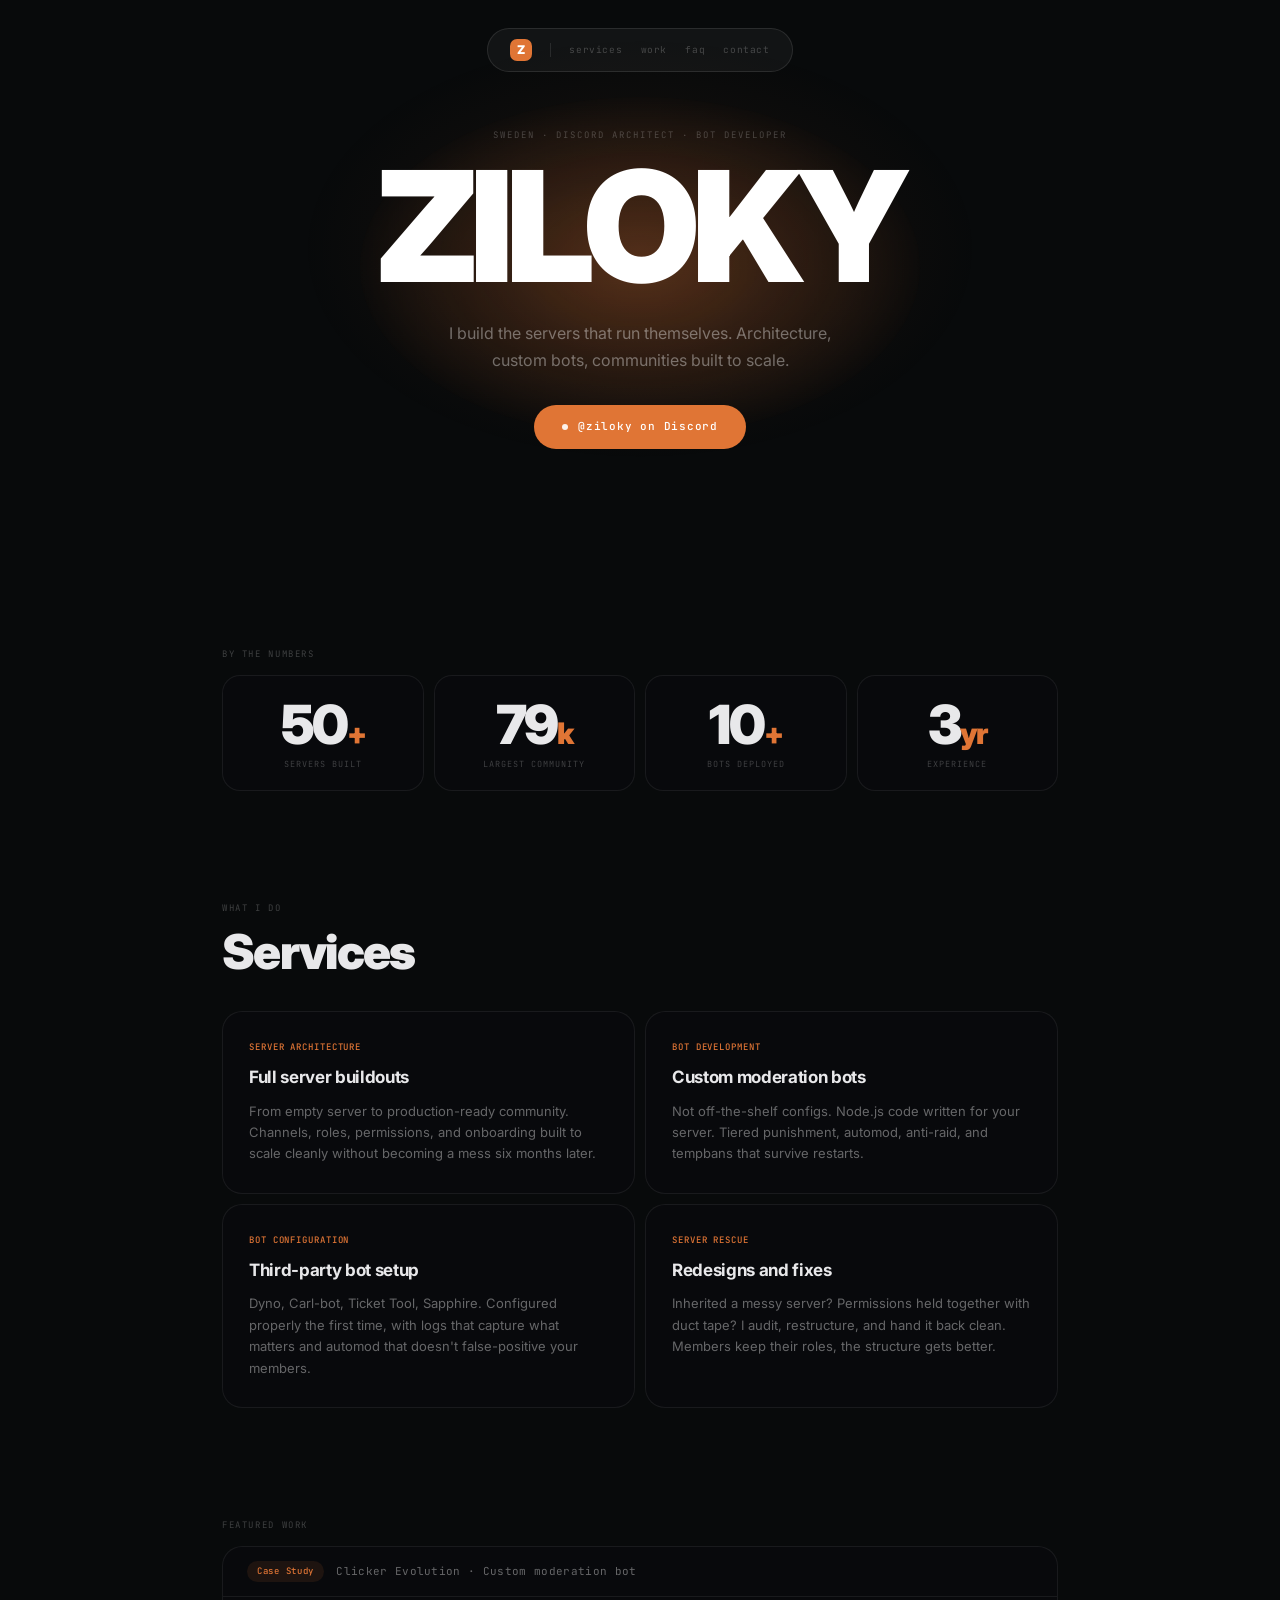
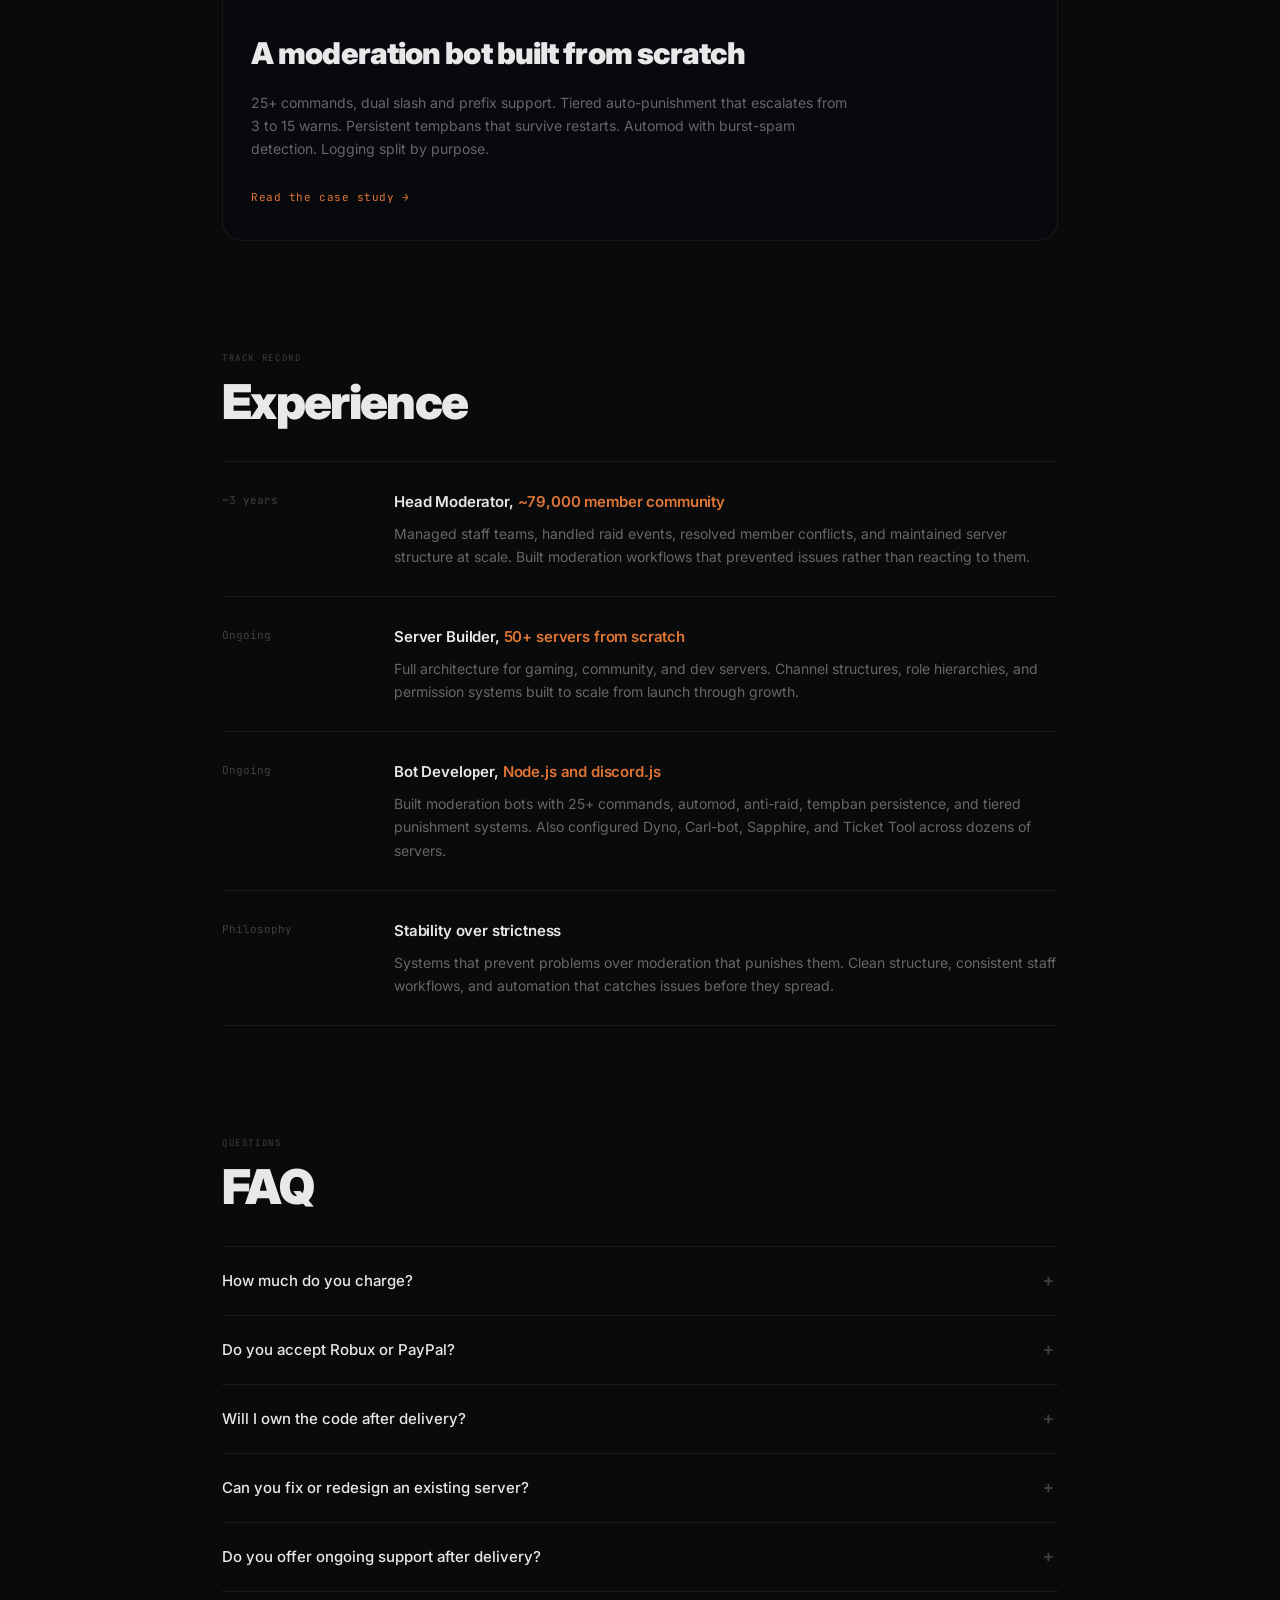
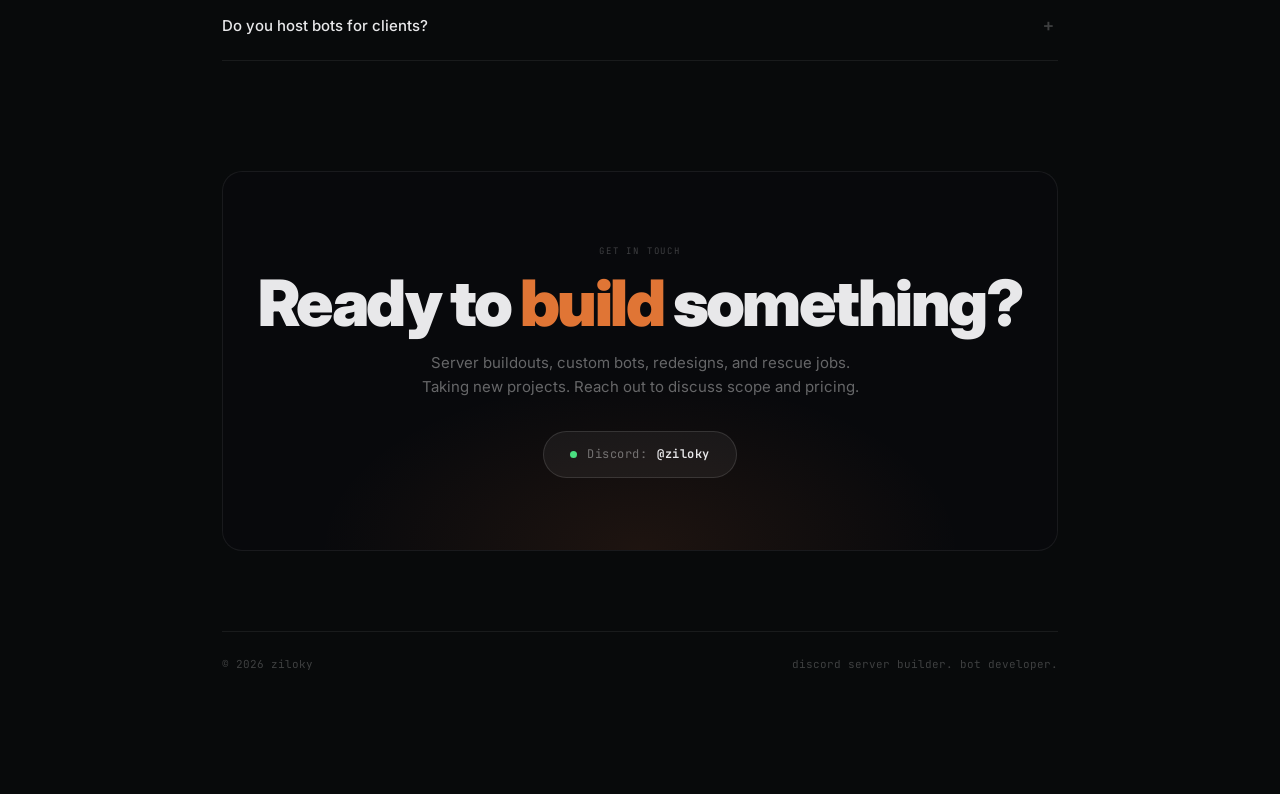
<file: index.html>
<!DOCTYPE html>
<html lang="en" class="no-js">
<head>
<script>document.documentElement.classList.remove('no-js');</script>
<meta charset="UTF-8">
<meta name="viewport" content="width=device-width, initial-scale=1.0">

<title>Ziloky — Discord Server Builder and Bot Developer</title>
<meta name="description" content="Discord server architect and custom bot developer based in Sweden. Three years, 50+ servers built, custom moderation bots in Node.js. Taking new projects.">
<meta name="author" content="Ziloky">
<link rel="canonical" href="https://zil-oky.github.io/">

<meta property="og:type" content="website">
<meta property="og:site_name" content="Ziloky">
<meta property="og:url" content="https://zil-oky.github.io/">
<meta property="og:title" content="Ziloky — Discord Server Builder and Bot Developer">
<meta property="og:description" content="I build the servers that run themselves. Three years, 50+ Discord servers, custom moderation bots in Node.js.">
<meta property="og:image" content="https://zil-oky.github.io/assets/og-image.png">
<meta property="og:image:width" content="1200">
<meta property="og:image:height" content="630">
<meta property="og:image:alt" content="Ziloky — Discord server builder and bot developer based in Sweden.">
<meta property="og:locale" content="en_US">

<meta name="twitter:card" content="summary_large_image">
<meta name="twitter:title" content="Ziloky — Discord Server Builder and Bot Developer">
<meta name="twitter:description" content="I build the servers that run themselves. Three years, 50+ Discord servers, custom moderation bots.">
<meta name="twitter:image" content="https://zil-oky.github.io/assets/og-image.png">
<meta name="twitter:image:alt" content="Ziloky — Discord server builder and bot developer.">

<link rel="icon" href="/assets/favicon.svg" type="image/svg+xml">
<link rel="icon" href="/assets/favicon-32.png" sizes="32x32" type="image/png">
<link rel="apple-touch-icon" href="/assets/apple-touch-icon.png">
<link rel="manifest" href="/site.webmanifest">

<script type="application/ld+json">
{
  "@context": "https://schema.org",
  "@type": "Person",
  "name": "Ziloky",
  "url": "https://zil-oky.github.io/",
  "jobTitle": "Discord Server Builder and Bot Developer",
  "description": "Discord server architect and custom bot developer based in Sweden.",
  "address": { "@type": "PostalAddress", "addressCountry": "SE" },
  "knowsAbout": ["Discord server architecture","Discord bot development","Node.js","discord.js","Community moderation","Automod configuration"]
}
</script>

<link rel="preconnect" href="https://fonts.googleapis.com">
<link rel="preconnect" href="https://fonts.gstatic.com" crossorigin>
<link rel="preload" as="style" href="https://fonts.googleapis.com/css2?family=Inter:wght@400;500;600;700;900&family=JetBrains+Mono:wght@400;500&display=swap" onload="this.onload=null;this.rel='stylesheet'">
<noscript><link rel="stylesheet" href="https://fonts.googleapis.com/css2?family=Inter:wght@400;500;600;700;900&family=JetBrains+Mono:wght@400;500&display=swap"></noscript>
<link rel="stylesheet" href="/assets/styles.css">
</head>
<body>

<a class="skip-link" href="#main">Skip to content</a>

<div class="wrap">

  <nav class="pill-nav" aria-label="Primary">
    <div class="pill-nav-inner">
      <a class="nav-mark" href="/" aria-label="Ziloky — home">Z</a>
      <div class="nav-sep" aria-hidden="true"></div>
      <a class="nav-link" href="#services">services</a>
      <a class="nav-link" href="#work">work</a>
      <a class="nav-link" href="#faq">faq</a>
      <a class="nav-link" href="#contact">contact</a>
    </div>
  </nav>

  <main id="main">

    <header class="hero">
      <div class="hero-glow hero-glow-core" aria-hidden="true"></div>
      <div class="hero-glow hero-glow-halo" aria-hidden="true"></div>
      <div class="hero-content">
        <div class="hero-eyebrow">Sweden · Discord Architect · Bot Developer</div>
        <span class="hero-name" role="heading" aria-level="1">ZILOKY</span>
        <p class="hero-lede">I build the servers that run themselves. Architecture, custom bots, communities built to scale.</p>
        <button class="hero-cta" id="copyHero" type="button"
          aria-label="Copy Discord username @ziloky to clipboard">
          <span class="hero-cta-dot" aria-hidden="true"></span>
          @ziloky on Discord
        </button>
      </div>
    </header>

    <section class="section" id="numbers" aria-label="Stats" data-reveal>
      <div class="section-eyebrow">by the numbers</div>
      <div class="nums">
        <div class="stat-card">
          <div class="stat-n"><span class="stat-val" data-target="50">50</span><em>+</em></div>
          <div class="stat-k">Servers built</div>
        </div>
        <div class="stat-card">
          <div class="stat-n"><span class="stat-val" data-target="79">79</span><em>k</em></div>
          <div class="stat-k">Largest community</div>
        </div>
        <div class="stat-card">
          <div class="stat-n"><span class="stat-val" data-target="10">10</span><em>+</em></div>
          <div class="stat-k">Bots deployed</div>
        </div>
        <div class="stat-card">
          <div class="stat-n"><span class="stat-val" data-target="3">3</span><em>yr</em></div>
          <div class="stat-k">Experience</div>
        </div>
      </div>
    </section>

    <section class="section" id="services" aria-labelledby="services-h" data-reveal>
      <div class="section-eyebrow">what i do</div>
      <h2 class="section-h" id="services-h">Services</h2>
      <div class="services-grid">
        <div class="svc-card">
          <div class="svc-tag">Server Architecture</div>
          <div class="svc-title">Full server buildouts</div>
          <p class="svc-desc">From empty server to production-ready community. Channels, roles, permissions, and onboarding built to scale cleanly without becoming a mess six months later.</p>
        </div>
        <div class="svc-card">
          <div class="svc-tag">Bot Development</div>
          <div class="svc-title">Custom moderation bots</div>
          <p class="svc-desc">Not off-the-shelf configs. Node.js code written for your server. Tiered punishment, automod, anti-raid, and tempbans that survive restarts.</p>
        </div>
        <div class="svc-card">
          <div class="svc-tag">Bot Configuration</div>
          <div class="svc-title">Third-party bot setup</div>
          <p class="svc-desc">Dyno, Carl-bot, Ticket Tool, Sapphire. Configured properly the first time, with logs that capture what matters and automod that doesn't false-positive your members.</p>
        </div>
        <div class="svc-card">
          <div class="svc-tag">Server Rescue</div>
          <div class="svc-title">Redesigns and fixes</div>
          <p class="svc-desc">Inherited a messy server? Permissions held together with duct tape? I audit, restructure, and hand it back clean. Members keep their roles, the structure gets better.</p>
        </div>
      </div>
    </section>

    <section class="section" id="work" aria-labelledby="work-h" data-reveal>
      <div class="section-eyebrow">featured work</div>
      <h2 class="section-h sr-only" id="work-h">Featured build</h2>
      <a class="cs-feature" href="/case-studies/clicker-evolution/" aria-labelledby="cs-title">
        <div class="cs-feature-header">
          <span class="cs-tag">Case Study</span>
          <span>Clicker Evolution · Custom moderation bot</span>
        </div>
        <div class="cs-feature-body">
          <div class="cs-title" id="cs-title">A moderation bot built from scratch</div>
          <p class="cs-desc">25+ commands, dual slash and prefix support. Tiered auto-punishment that escalates from 3 to 15 warns. Persistent tempbans that survive restarts. Automod with burst-spam detection. Logging split by purpose.</p>
          <span class="cs-read" aria-hidden="true">Read the case study <span class="cs-arrow">→</span></span>
        </div>
      </a>
    </section>

    <section class="section" id="experience" aria-labelledby="exp-h" data-reveal>
      <div class="section-eyebrow">track record</div>
      <h2 class="section-h" id="exp-h">Experience</h2>
      <div class="track-list">
        <div class="track-item">
          <div class="track-label">~3 years</div>
          <div>
            <h3 class="track-h">Head Moderator, <em>~79,000 member community</em></h3>
            <p class="track-p">Managed staff teams, handled raid events, resolved member conflicts, and maintained server structure at scale. Built moderation workflows that prevented issues rather than reacting to them.</p>
          </div>
        </div>
        <div class="track-item">
          <div class="track-label">Ongoing</div>
          <div>
            <h3 class="track-h">Server Builder, <em>50+ servers from scratch</em></h3>
            <p class="track-p">Full architecture for gaming, community, and dev servers. Channel structures, role hierarchies, and permission systems built to scale from launch through growth.</p>
          </div>
        </div>
        <div class="track-item">
          <div class="track-label">Ongoing</div>
          <div>
            <h3 class="track-h">Bot Developer, <em>Node.js and discord.js</em></h3>
            <p class="track-p">Built moderation bots with 25+ commands, automod, anti-raid, tempban persistence, and tiered punishment systems. Also configured Dyno, Carl-bot, Sapphire, and Ticket Tool across dozens of servers.</p>
          </div>
        </div>
        <div class="track-item">
          <div class="track-label">Philosophy</div>
          <div>
            <h3 class="track-h">Stability over strictness</h3>
            <p class="track-p">Systems that prevent problems over moderation that punishes them. Clean structure, consistent staff workflows, and automation that catches issues before they spread.</p>
          </div>
        </div>
      </div>
    </section>

    <section class="section" id="faq" aria-labelledby="faq-h" data-reveal>
      <div class="section-eyebrow">questions</div>
      <h2 class="section-h" id="faq-h">FAQ</h2>
      <div class="faq-list">

        <div class="faq-item">
          <button class="faq-btn" type="button" aria-expanded="false"
            aria-controls="faq-panel-1" id="faq-btn-1">
            <span>How much do you charge?</span>
            <span class="faq-icon" aria-hidden="true">+</span>
          </button>
          <div class="faq-panel" id="faq-panel-1" role="region" aria-labelledby="faq-btn-1">
            <div class="faq-inner"><div class="faq-inner-pad">
              Pricing depends on scope. Every project is different. Server size, bot complexity, turnaround time, and payment method all factor in. We'll agree on a price before any work starts.
            </div></div>
          </div>
        </div>

        <div class="faq-item">
          <button class="faq-btn" type="button" aria-expanded="false"
            aria-controls="faq-panel-2" id="faq-btn-2">
            <span>Do you accept Robux or PayPal?</span>
            <span class="faq-icon" aria-hidden="true">+</span>
          </button>
          <div class="faq-panel" id="faq-panel-2" role="region" aria-labelledby="faq-btn-2">
            <div class="faq-inner"><div class="faq-inner-pad">
              Both. Robux via group payout, gamepass, or shirt purchase. PayPal for USD. Roblox tax (30%) is factored into Robux quotes so the final amount lands right.
            </div></div>
          </div>
        </div>

        <div class="faq-item">
          <button class="faq-btn" type="button" aria-expanded="false"
            aria-controls="faq-panel-3" id="faq-btn-3">
            <span>Will I own the code after delivery?</span>
            <span class="faq-icon" aria-hidden="true">+</span>
          </button>
          <div class="faq-panel" id="faq-panel-3" role="region" aria-labelledby="faq-btn-3">
            <div class="faq-inner"><div class="faq-inner-pad">
              Your choice. Full ownership transfers on final payment. Code, assets, all rights. Or a licensing setup if that fits better. Agreed on before the project starts.
            </div></div>
          </div>
        </div>

        <div class="faq-item">
          <button class="faq-btn" type="button" aria-expanded="false"
            aria-controls="faq-panel-4" id="faq-btn-4">
            <span>Can you fix or redesign an existing server?</span>
            <span class="faq-icon" aria-hidden="true">+</span>
          </button>
          <div class="faq-panel" id="faq-panel-4" role="region" aria-labelledby="faq-btn-4">
            <div class="faq-inner"><div class="faq-inner-pad">
              Yes. Audits and redesigns are a core offering. I restructure channels, roles, permissions, and moderation flow without disrupting your existing community. Members keep their places, the structure gets cleaner.
            </div></div>
          </div>
        </div>

        <div class="faq-item">
          <button class="faq-btn" type="button" aria-expanded="false"
            aria-controls="faq-panel-5" id="faq-btn-5">
            <span>Do you offer ongoing support after delivery?</span>
            <span class="faq-icon" aria-hidden="true">+</span>
          </button>
          <div class="faq-panel" id="faq-panel-5" role="region" aria-labelledby="faq-btn-5">
            <div class="faq-inner"><div class="faq-inner-pad">
              7 days of free bug fixes after delivery. If something I built breaks, I fix it. After that, ongoing support and updates are available for a small monthly retainer or per request.
            </div></div>
          </div>
        </div>

        <div class="faq-item">
          <button class="faq-btn" type="button" aria-expanded="false"
            aria-controls="faq-panel-6" id="faq-btn-6">
            <span>Do you host bots for clients?</span>
            <span class="faq-icon" aria-hidden="true">+</span>
          </button>
          <div class="faq-panel" id="faq-panel-6" role="region" aria-labelledby="faq-btn-6">
            <div class="faq-inner"><div class="faq-inner-pad">
              No. Hosting stays on your end. Running a bot long-term costs money and needs someone available if it goes down. I'll recommend options and help you get set up during delivery, but the bot lives on your infrastructure.
            </div></div>
          </div>
        </div>

      </div>
    </section>

    <section class="section" id="contact" aria-labelledby="contact-h" data-reveal>
      <div class="contact-section">
        <div class="contact-inner">
          <div class="contact-kicker">get in touch</div>
          <h2 class="contact-h" id="contact-h">Ready to <em>build</em> something?</h2>
          <p class="contact-body">Server buildouts, custom bots, redesigns, and rescue jobs. Taking new projects. Reach out to discuss scope and pricing.</p>
          <button class="contact-pill" id="copyDiscord" type="button"
            aria-label="Copy Discord username @ziloky to clipboard">
            <span class="contact-dot" aria-hidden="true"></span>
            Discord: <strong>@ziloky</strong>
          </button>
        </div>
      </div>
    </section>

  </main>

  <footer class="foot">
    <span>© <span id="year">2026</span> ziloky</span>
    <span>discord server builder. bot developer.</span>
  </footer>

</div>

<div class="toast" id="toast" role="status" aria-live="polite" aria-atomic="true"></div>
<script src="/assets/site.js" defer></script>
</body>
</html>
</file>
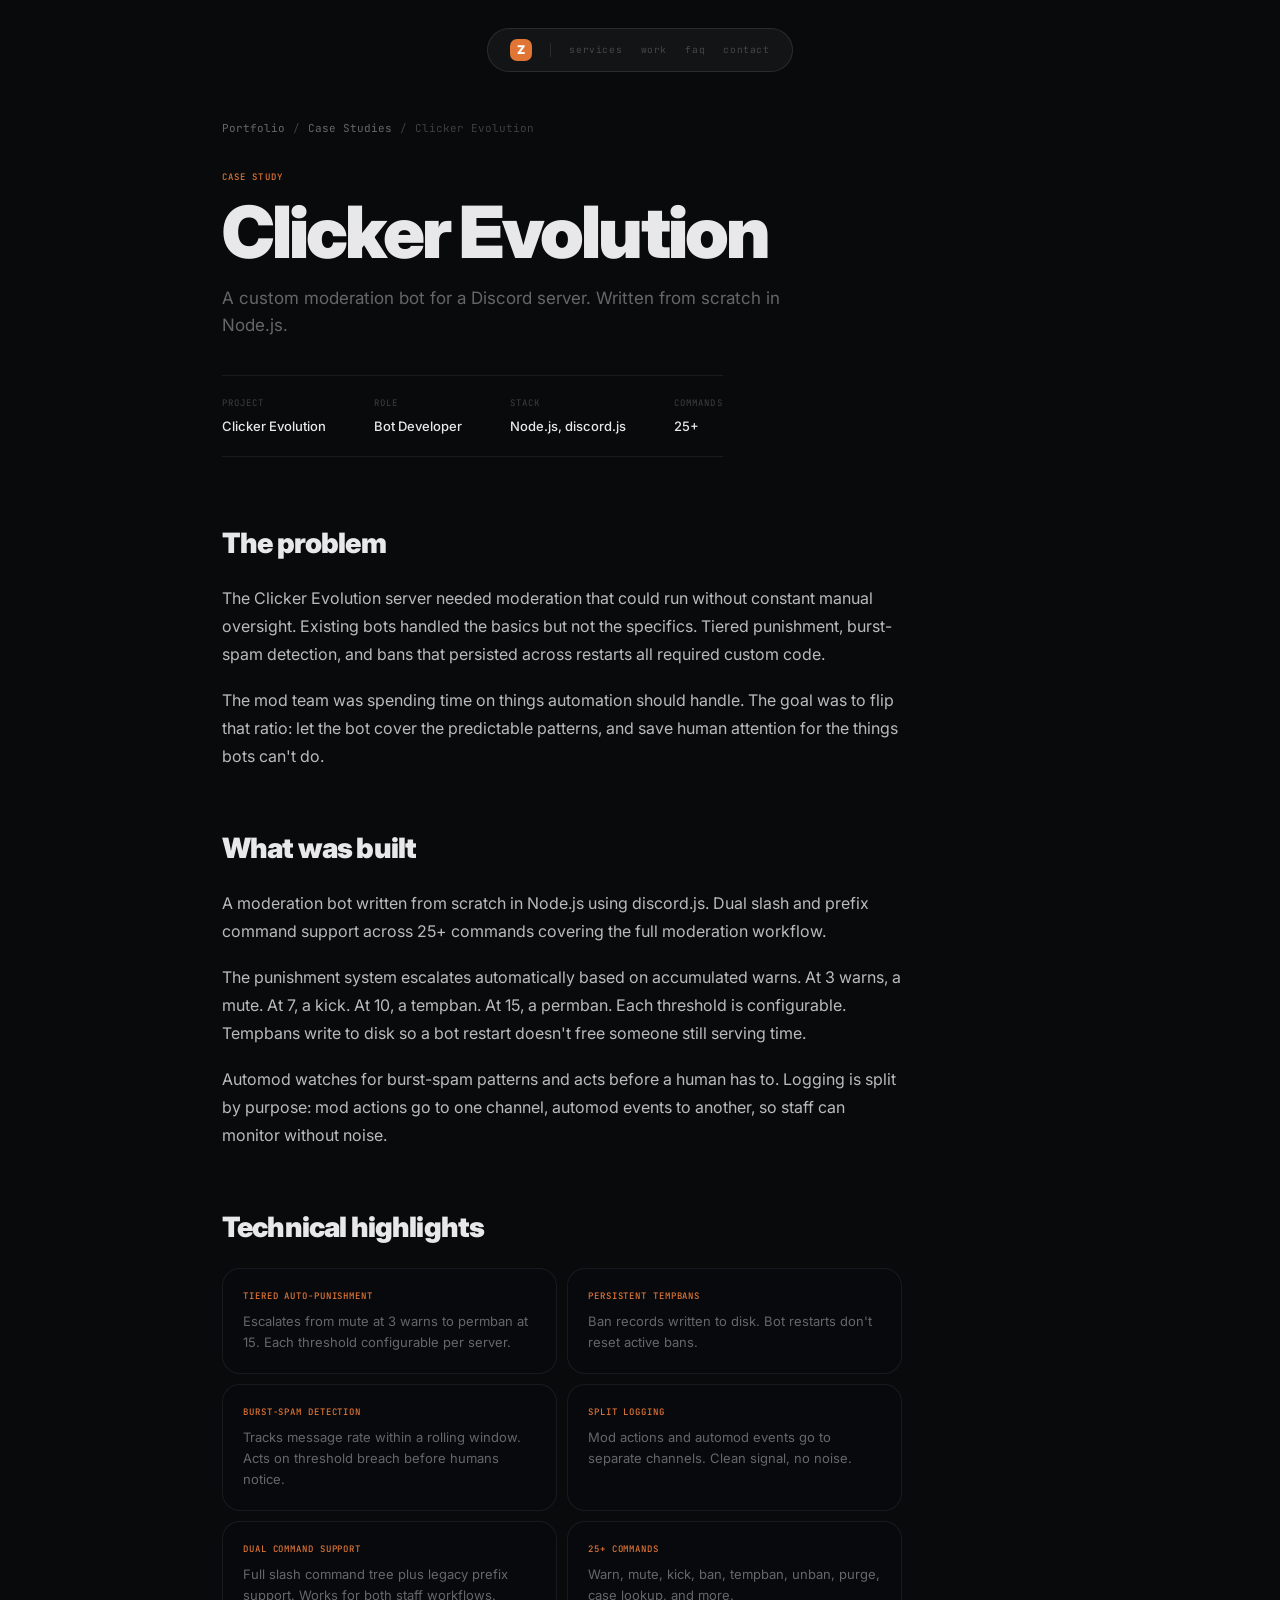
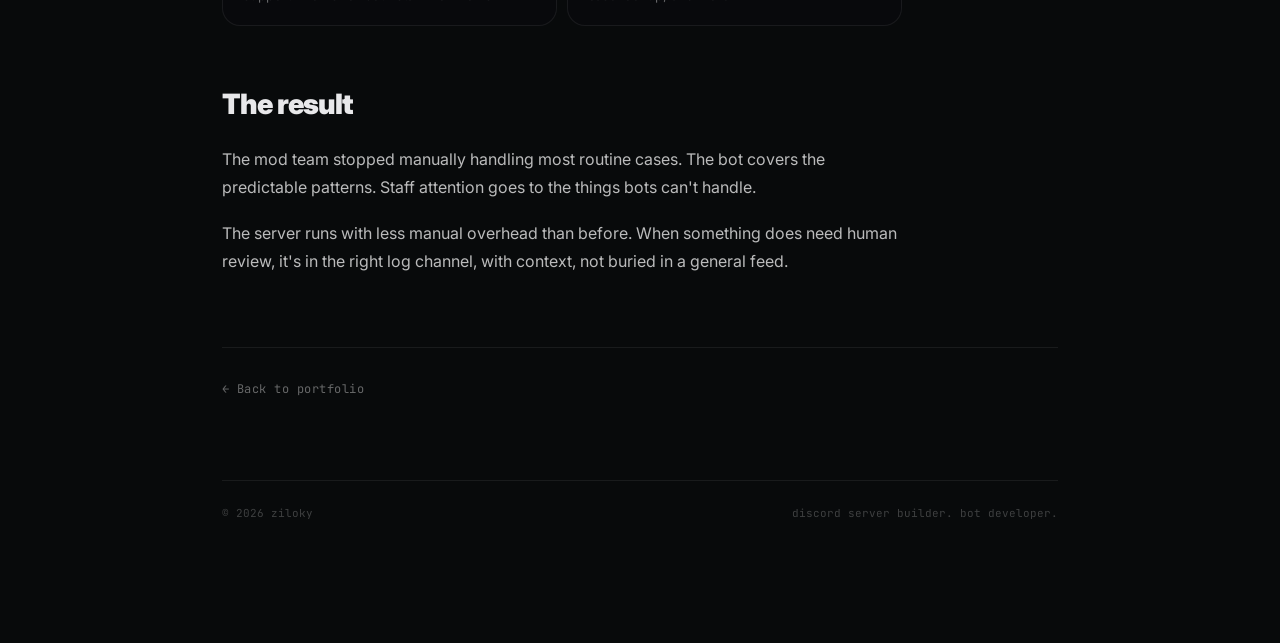
<file: case-studies/clicker-evolution/index.html>
<!DOCTYPE html>
<html lang="en" class="no-js">
<head>
<script>document.documentElement.classList.remove('no-js');</script>
<meta charset="UTF-8">
<meta name="viewport" content="width=device-width, initial-scale=1.0">

<title>Clicker Evolution — Custom Discord Moderation Bot · Ziloky</title>
<meta name="description" content="Case study: a custom moderation bot built from scratch in Node.js for a Discord server. 25+ commands, tiered auto-punishment, persistent tempbans, burst-spam detection, split logging.">
<meta name="author" content="Ziloky">
<link rel="canonical" href="https://zil-oky.github.io/case-studies/clicker-evolution/">

<meta property="og:type" content="article">
<meta property="og:site_name" content="Ziloky">
<meta property="og:url" content="https://zil-oky.github.io/case-studies/clicker-evolution/">
<meta property="og:title" content="Clicker Evolution — Custom Discord Moderation Bot · Ziloky">
<meta property="og:description" content="A moderation bot built from scratch in Node.js. 25+ commands, tiered auto-punishment, persistent tempbans, automod, split logging.">
<meta property="og:image" content="https://zil-oky.github.io/assets/og-image.png">
<meta property="og:image:width" content="1200">
<meta property="og:image:height" content="630">
<meta property="og:image:alt" content="Ziloky — case study: Clicker Evolution moderation bot.">

<meta name="twitter:card" content="summary_large_image">
<meta name="twitter:title" content="Clicker Evolution — Custom Discord Moderation Bot · Ziloky">
<meta name="twitter:description" content="A moderation bot built from scratch in Node.js. 25+ commands, tiered punishment, persistent tempbans.">
<meta name="twitter:image" content="https://zil-oky.github.io/assets/og-image.png">

<link rel="icon" href="/assets/favicon.svg" type="image/svg+xml">
<link rel="icon" href="/assets/favicon-32.png" sizes="32x32" type="image/png">
<link rel="apple-touch-icon" href="/assets/apple-touch-icon.png">
<link rel="manifest" href="/site.webmanifest">

<script type="application/ld+json">
{
  "@context": "https://schema.org",
  "@type": "Article",
  "headline": "Clicker Evolution — Custom Discord Moderation Bot",
  "description": "Case study: a custom moderation bot built from scratch in Node.js.",
  "author": { "@type": "Person", "name": "Ziloky", "url": "https://zil-oky.github.io/" },
  "image": "https://zil-oky.github.io/assets/og-image.png",
  "mainEntityOfPage": "https://zil-oky.github.io/case-studies/clicker-evolution/"
}
</script>

<link rel="preconnect" href="https://fonts.googleapis.com">
<link rel="preconnect" href="https://fonts.gstatic.com" crossorigin>
<link rel="preload" as="style" href="https://fonts.googleapis.com/css2?family=Inter:wght@400;500;600;700;900&family=JetBrains+Mono:wght@400;500&display=swap" onload="this.onload=null;this.rel='stylesheet'">
<noscript><link rel="stylesheet" href="https://fonts.googleapis.com/css2?family=Inter:wght@400;500;600;700;900&family=JetBrains+Mono:wght@400;500&display=swap"></noscript>
<link rel="stylesheet" href="/assets/styles.css">

<style>
/* ── Case study page styles ─────────────── */
.cs-page { padding-top: 48px; }

.breadcrumb {
  display: flex;
  align-items: center;
  gap: 8px;
  font-family: 'JetBrains Mono', monospace;
  font-size: 11px;
  color: var(--ink-faint);
  margin-bottom: 32px;
  flex-wrap: wrap;
}
.breadcrumb a { color: var(--ink-muted); text-decoration: none; transition: color 0.2s; }
.breadcrumb a:hover { color: var(--accent); }
.breadcrumb .sep { color: var(--ink-faint); }

.cs-project-tag {
  font-family: 'JetBrains Mono', monospace;
  font-size: 9px;
  letter-spacing: 0.12em;
  color: var(--accent);
  text-transform: uppercase;
  font-weight: 500;
  margin-bottom: 16px;
}
.cs-h1 {
  font-family: -apple-system, BlinkMacSystemFont, 'Inter', sans-serif;
  font-weight: 900;
  font-size: clamp(40px, 7vw, 72px);
  line-height: 0.9;
  letter-spacing: -0.04em;
  color: var(--ink);
  margin-bottom: 20px;
}
.cs-subtitle {
  font-size: 17px;
  color: var(--ink-muted);
  line-height: 1.6;
  max-width: 560px;
  margin-bottom: 36px;
}
.cs-meta {
  display: grid;
  grid-template-columns: repeat(4, auto);
  gap: 0;
  border-top: 1px solid var(--line);
  border-bottom: 1px solid var(--line);
  padding: 20px 0;
  margin-bottom: 64px;
  width: fit-content;
  column-gap: 48px;
}
.cs-meta div { display: flex; flex-direction: column; gap: 5px; }
.cs-meta dt {
  font-family: 'JetBrains Mono', monospace;
  font-size: 9px;
  letter-spacing: 0.12em;
  color: var(--ink-faint);
  text-transform: uppercase;
}
.cs-meta dd {
  font-size: 13px;
  font-weight: 500;
  color: var(--ink);
}

.cs-body { max-width: 680px; }
.cs-section { margin-bottom: 56px; }
.cs-section-h {
  font-family: -apple-system, BlinkMacSystemFont, 'Inter', sans-serif;
  font-weight: 900;
  font-size: clamp(20px, 3vw, 28px);
  letter-spacing: -0.03em;
  color: var(--ink);
  margin-bottom: 18px;
}
.prose p {
  font-size: 16px;
  color: rgba(255,255,255,0.72);
  line-height: 1.75;
  margin-bottom: 18px;
}
.prose p:last-child { margin-bottom: 0; }

.feat-grid {
  display: grid;
  grid-template-columns: 1fr 1fr;
  gap: 10px;
  margin-top: 4px;
}
.feat-card {
  background: var(--bg-card);
  border: 1px solid var(--line);
  border-radius: var(--r-md);
  padding: 20px 20px;
  transition: border-color 0.25s;
}
.feat-card:hover { border-color: var(--line-hover); }
.feat-name {
  font-family: 'JetBrains Mono', monospace;
  font-size: 9px;
  letter-spacing: 0.10em;
  color: var(--accent);
  text-transform: uppercase;
  font-weight: 500;
  margin-bottom: 8px;
}
.feat-desc {
  font-size: 13px;
  color: var(--ink-muted);
  line-height: 1.6;
}

.cs-back {
  margin-top: 72px;
  padding-top: 28px;
  border-top: 1px solid var(--line);
}
.back-link {
  font-family: 'JetBrains Mono', monospace;
  font-size: 12px;
  color: var(--ink-muted);
  text-decoration: none;
  letter-spacing: 0.04em;
  transition: color 0.2s;
  display: inline-flex;
  align-items: center;
  gap: 8px;
}
.back-link:hover { color: var(--accent); }

@media (max-width: 640px) {
  .cs-meta { grid-template-columns: 1fr 1fr; column-gap: 28px; row-gap: 20px; }
  .feat-grid { grid-template-columns: 1fr; }
}
</style>
</head>
<body>

<a class="skip-link" href="#main">Skip to content</a>

<div class="wrap">

  <nav class="pill-nav" aria-label="Primary">
    <div class="pill-nav-inner">
      <a class="nav-mark" href="/" aria-label="Ziloky — home">Z</a>
      <div class="nav-sep" aria-hidden="true"></div>
      <a class="nav-link" href="/#services">services</a>
      <a class="nav-link" href="/#work">work</a>
      <a class="nav-link" href="/#faq">faq</a>
      <a class="nav-link" href="/#contact">contact</a>
    </div>
  </nav>

  <main id="main" class="cs-page">
    <article>

      <header>
        <nav class="breadcrumb" aria-label="Breadcrumb">
          <a href="/">Portfolio</a>
          <span class="sep" aria-hidden="true">/</span>
          <a href="/#work">Case Studies</a>
          <span class="sep" aria-hidden="true">/</span>
          <span aria-current="page">Clicker Evolution</span>
        </nav>
        <div class="cs-project-tag">Case Study</div>
        <h1 class="cs-h1">Clicker Evolution</h1>
        <p class="cs-subtitle">A custom moderation bot for a Discord server. Written from scratch in Node.js.</p>
        <dl class="cs-meta">
          <div><dt>Project</dt><dd>Clicker Evolution</dd></div>
          <div><dt>Role</dt><dd>Bot Developer</dd></div>
          <div><dt>Stack</dt><dd>Node.js, discord.js</dd></div>
          <div><dt>Commands</dt><dd>25+</dd></div>
        </dl>
      </header>

      <div class="cs-body">

        <section class="cs-section" aria-labelledby="problem-h">
          <h2 class="cs-section-h" id="problem-h">The problem</h2>
          <div class="prose">
            <p>The Clicker Evolution server needed moderation that could run without constant manual oversight. Existing bots handled the basics but not the specifics. Tiered punishment, burst-spam detection, and bans that persisted across restarts all required custom code.</p>
            <p>The mod team was spending time on things automation should handle. The goal was to flip that ratio: let the bot cover the predictable patterns, and save human attention for the things bots can't do.</p>
          </div>
        </section>

        <section class="cs-section" aria-labelledby="built-h">
          <h2 class="cs-section-h" id="built-h">What was built</h2>
          <div class="prose">
            <p>A moderation bot written from scratch in Node.js using discord.js. Dual slash and prefix command support across 25+ commands covering the full moderation workflow.</p>
            <p>The punishment system escalates automatically based on accumulated warns. At 3 warns, a mute. At 7, a kick. At 10, a tempban. At 15, a permban. Each threshold is configurable. Tempbans write to disk so a bot restart doesn't free someone still serving time.</p>
            <p>Automod watches for burst-spam patterns and acts before a human has to. Logging is split by purpose: mod actions go to one channel, automod events to another, so staff can monitor without noise.</p>
          </div>
        </section>

        <section class="cs-section" aria-labelledby="features-h">
          <h2 class="cs-section-h" id="features-h">Technical highlights</h2>
          <div class="feat-grid">
            <div class="feat-card">
              <div class="feat-name">Tiered auto-punishment</div>
              <p class="feat-desc">Escalates from mute at 3 warns to permban at 15. Each threshold configurable per server.</p>
            </div>
            <div class="feat-card">
              <div class="feat-name">Persistent tempbans</div>
              <p class="feat-desc">Ban records written to disk. Bot restarts don't reset active bans.</p>
            </div>
            <div class="feat-card">
              <div class="feat-name">Burst-spam detection</div>
              <p class="feat-desc">Tracks message rate within a rolling window. Acts on threshold breach before humans notice.</p>
            </div>
            <div class="feat-card">
              <div class="feat-name">Split logging</div>
              <p class="feat-desc">Mod actions and automod events go to separate channels. Clean signal, no noise.</p>
            </div>
            <div class="feat-card">
              <div class="feat-name">Dual command support</div>
              <p class="feat-desc">Full slash command tree plus legacy prefix support. Works for both staff workflows.</p>
            </div>
            <div class="feat-card">
              <div class="feat-name">25+ commands</div>
              <p class="feat-desc">Warn, mute, kick, ban, tempban, unban, purge, case lookup, and more.</p>
            </div>
          </div>
        </section>

        <section class="cs-section" aria-labelledby="result-h">
          <h2 class="cs-section-h" id="result-h">The result</h2>
          <div class="prose">
            <p>The mod team stopped manually handling most routine cases. The bot covers the predictable patterns. Staff attention goes to the things bots can't handle.</p>
            <p>The server runs with less manual overhead than before. When something does need human review, it's in the right log channel, with context, not buried in a general feed.</p>
          </div>
        </section>

      </div>

      <div class="cs-back">
        <a class="back-link" href="/">← Back to portfolio</a>
      </div>

    </article>
  </main>

  <footer class="foot">
    <span>© <span id="year">2026</span> ziloky</span>
    <span>discord server builder. bot developer.</span>
  </footer>

</div>

<div class="toast" id="toast" role="status" aria-live="polite" aria-atomic="true"></div>
<script src="/assets/site.js" defer></script>
</body>
</html>
</file>
<file: assets/styles.css>
/* ═══════════════════════════════════════════
   DESIGN TOKENS
   ═══════════════════════════════════════════ */
:root {
  --bg:          #080a0b;
  --bg-card:     #08090c;
  --bg-hover:    rgba(224,117,53,0.05);
  --ink:         #e8e8ea;
  --ink-muted:   rgba(255,255,255,0.38);
  --ink-faint:   rgba(255,255,255,0.22);
  --line:        rgba(255,255,255,0.07);
  --line-hover:  rgba(224,117,53,0.40);
  --accent:      #E07535;
  --accent-soft: rgba(224,117,53,0.10);
  --green:       #4ade80;
  --r-lg:        20px;
  --r-md:        18px;
  --r-sm:        12px;
  --r-pill:      100px;
  --r-mark:      7px;
}

/* ═══════════════════════════════════════════
   RESET
   ═══════════════════════════════════════════ */
*, *::before, *::after { box-sizing: border-box; margin: 0; padding: 0; }
html { scroll-behavior: smooth; }
body {
  background: var(--bg);
  color: var(--ink);
  font-family: 'Inter', system-ui, -apple-system, sans-serif;
  font-size: 15px;
  line-height: 1.6;
  font-weight: 400;
  -webkit-font-smoothing: antialiased;
  -moz-osx-font-smoothing: grayscale;
  min-height: 100vh;
}
img, svg { display: block; max-width: 100%; }
a { color: inherit; }
em { font-style: normal; }
button { cursor: pointer; font: inherit; }

/* ═══════════════════════════════════════════
   UTILITIES
   ═══════════════════════════════════════════ */
.skip-link {
  position: absolute;
  top: -48px;
  left: 16px;
  background: var(--accent);
  color: #fff;
  padding: 10px 16px;
  border-radius: var(--r-sm);
  text-decoration: none;
  font-family: 'JetBrains Mono', monospace;
  font-size: 12px;
  font-weight: 500;
  z-index: 1001;
  transition: top 0.15s ease;
}
.skip-link:focus { top: 16px; }

.sr-only {
  position: absolute;
  width: 1px; height: 1px;
  padding: 0; margin: -1px;
  overflow: hidden;
  clip: rect(0,0,0,0);
  white-space: nowrap;
  border: 0;
}

/* ═══════════════════════════════════════════
   LAYOUT
   ═══════════════════════════════════════════ */
.wrap {
  max-width: 900px;
  margin: 0 auto;
  padding: 0 32px 120px;
}

/* ═══════════════════════════════════════════
   NAVIGATION
   ═══════════════════════════════════════════ */
.pill-nav {
  display: flex;
  justify-content: center;
  padding-top: 28px;
  animation: fade-up 0.6s ease-out 0.05s both;
}
.pill-nav-inner {
  display: inline-flex;
  align-items: center;
  gap: 18px;
  background: rgba(255,255,255,0.045);
  backdrop-filter: blur(20px);
  -webkit-backdrop-filter: blur(20px);
  border: 1px solid rgba(255,255,255,0.10);
  border-radius: var(--r-pill);
  padding: 10px 22px;
  font-family: 'JetBrains Mono', monospace;
  font-size: 9.5px;
  letter-spacing: 0.07em;
  color: var(--ink-faint);
}
.nav-mark {
  display: flex;
  align-items: center;
  justify-content: center;
  width: 22px; height: 22px;
  background: var(--accent);
  border-radius: var(--r-mark);
  font-family: -apple-system, BlinkMacSystemFont, 'Inter', sans-serif;
  font-weight: 900;
  font-size: 12px;
  color: #fff;
  letter-spacing: -0.04em;
  flex-shrink: 0;
  text-decoration: none;
  transition: opacity 0.2s;
}
.nav-mark:hover { opacity: 0.85; }
.nav-sep {
  width: 1px; height: 14px;
  background: rgba(255,255,255,0.10);
  flex-shrink: 0;
}
.nav-link {
  color: var(--ink-faint);
  text-decoration: none;
  transition: color 0.2s;
}
.nav-link:hover { color: var(--ink); }

/* ═══════════════════════════════════════════
   HERO
   ═══════════════════════════════════════════ */
.hero {
  position: relative;
  text-align: center;
  padding: 56px 0 88px;
}
.hero-glow {
  position: absolute;
  pointer-events: none;
  z-index: 0;
  border-radius: 50%;
}
.hero-glow-core {
  top: 42%; left: 50%;
  width: 560px; height: 340px;
  transform: translate(-50%, -50%);
  background: radial-gradient(
    ellipse at center,
    rgba(224,117,53,0.30) 0%,
    rgba(224,117,53,0.14) 38%,
    rgba(224,117,53,0.05) 62%,
    transparent 74%
  );
  animation: aurora 7s ease-in-out infinite;
  will-change: transform, opacity;
}
.hero-glow-halo {
  top: 38%; left: 50%;
  width: 800px; height: 500px;
  transform: translate(-50%, -50%);
  background: radial-gradient(
    ellipse at center,
    rgba(224,117,53,0.09) 0%,
    transparent 60%
  );
  animation: aurora 11s ease-in-out infinite reverse;
}
.hero-content { position: relative; z-index: 1; }
.hero-eyebrow {
  font-family: 'JetBrains Mono', monospace;
  font-size: 9px;
  letter-spacing: 0.22em;
  color: var(--ink-faint);
  text-transform: uppercase;
  margin-bottom: 18px;
  animation: fade-up 0.6s ease-out 0.15s both;
}
.hero-name {
  display: block;
  font-family: -apple-system, BlinkMacSystemFont, 'Inter', sans-serif;
  font-weight: 900;
  font-size: clamp(88px, 14vw, 154px);
  line-height: 0.87;
  letter-spacing: -0.045em;
  color: #fff;
  text-transform: uppercase;
  margin-bottom: 26px;
  animation: fade-up 0.7s ease-out 0.25s both, name-breathe 5s ease-in-out 1.2s infinite;
}
.hero-lede {
  font-size: 16px;
  color: var(--ink-muted);
  line-height: 1.65;
  max-width: 400px;
  margin: 0 auto 32px;
  animation: fade-up 0.6s ease-out 0.35s both;
}
.hero-cta {
  display: inline-flex;
  align-items: center;
  gap: 10px;
  background: var(--accent);
  color: #fff;
  border: none;
  border-radius: var(--r-pill);
  padding: 13px 28px;
  font-family: 'JetBrains Mono', monospace;
  font-size: 11px;
  font-weight: 500;
  letter-spacing: 0.07em;
  animation: fade-up 0.6s ease-out 0.45s both, cta-pulse 3.5s ease-in-out 1.8s infinite;
  transition: background 0.2s;
}
.hero-cta:hover { background: #c96526; }
.hero-cta.copied { background: #22c55e; animation: none; }
.hero-cta-dot {
  width: 6px; height: 6px;
  border-radius: 50%;
  background: rgba(255,255,255,0.9);
  flex-shrink: 0;
  animation: live-blink 2s ease-in-out infinite;
}

/* ═══════════════════════════════════════════
   SECTION (generic)
   ═══════════════════════════════════════════ */
.section {
  margin-top: 110px;
  scroll-margin-top: 40px;
}
.section-eyebrow {
  font-family: 'JetBrains Mono', monospace;
  font-size: 9px;
  letter-spacing: 0.18em;
  color: var(--ink-faint);
  text-transform: uppercase;
  margin-bottom: 14px;
}
.section-h {
  font-family: -apple-system, BlinkMacSystemFont, 'Inter', sans-serif;
  font-weight: 900;
  font-size: clamp(32px, 5vw, 48px);
  line-height: 0.95;
  letter-spacing: -0.035em;
  color: var(--ink);
  margin-bottom: 36px;
}
.section-h em { color: var(--accent); }

/* ═══════════════════════════════════════════
   NUMBERS
   ═══════════════════════════════════════════ */
.nums {
  display: grid;
  grid-template-columns: repeat(4, 1fr);
  gap: 10px;
}
.stat-card {
  background: var(--bg-card);
  border: 1px solid var(--line);
  border-radius: var(--r-md);
  padding: 22px 14px 18px;
  text-align: center;
  transition: border-color 0.25s, background 0.25s, transform 0.25s;
}
.stat-card:hover {
  border-color: var(--line-hover);
  background: var(--bg-hover);
  transform: translateY(-2px);
}
.stat-n {
  font-family: -apple-system, BlinkMacSystemFont, 'Inter', sans-serif;
  font-weight: 900;
  font-size: clamp(40px, 7vw, 54px);
  line-height: 1;
  color: var(--ink);
  letter-spacing: -0.04em;
}
.stat-n em { font-size: 55%; color: var(--accent); vertical-align: baseline; }
.stat-k {
  font-family: 'JetBrains Mono', monospace;
  font-size: 8.5px;
  color: var(--ink-faint);
  letter-spacing: 0.12em;
  text-transform: uppercase;
  margin-top: 6px;
}

/* ═══════════════════════════════════════════
   SERVICES
   ═══════════════════════════════════════════ */
.services-grid {
  display: grid;
  grid-template-columns: 1fr 1fr;
  gap: 10px;
}
.svc-card {
  background: var(--bg-card);
  border: 1.5px solid var(--line);
  border-radius: var(--r-lg);
  padding: 28px 26px;
  transition: border-color 0.25s, transform 0.25s;
}
.svc-card:hover {
  border-color: var(--line-hover);
  transform: translateY(-2px);
}
.svc-tag {
  font-family: 'JetBrains Mono', monospace;
  font-size: 9px;
  letter-spacing: 0.10em;
  color: var(--accent);
  text-transform: uppercase;
  font-weight: 500;
  margin-bottom: 10px;
}
.svc-title {
  font-weight: 700;
  font-size: 17px;
  color: var(--ink);
  letter-spacing: -0.02em;
  margin-bottom: 9px;
}
.svc-desc {
  font-size: 13px;
  color: var(--ink-muted);
  line-height: 1.65;
}

/* ═══════════════════════════════════════════
   FEATURED CASE STUDY CARD (homepage)
   ═══════════════════════════════════════════ */
.cs-feature {
  display: block;
  text-decoration: none;
  color: inherit;
  background: var(--bg-card);
  border: 1.5px solid var(--line);
  border-radius: var(--r-lg);
  overflow: hidden;
  transition: border-color 0.25s;
}
.cs-feature:hover { border-color: var(--line-hover); }
.cs-feature:hover .cs-arrow { transform: translateX(4px); }
.cs-feature:hover .cs-title { color: var(--accent); }
.cs-feature-header {
  display: flex;
  align-items: center;
  gap: 12px;
  padding: 14px 24px;
  border-bottom: 1px solid var(--line);
  font-family: 'JetBrains Mono', monospace;
  font-size: 11px;
  color: var(--ink-muted);
  letter-spacing: 0.03em;
}
.cs-tag {
  background: var(--accent-soft);
  color: var(--accent);
  border-radius: var(--r-pill);
  padding: 3px 10px;
  font-size: 9px;
  letter-spacing: 0.08em;
  font-weight: 500;
}
.cs-feature-body { padding: 32px 28px; }
.cs-title {
  font-family: -apple-system, BlinkMacSystemFont, 'Inter', sans-serif;
  font-weight: 900;
  font-size: clamp(22px, 3.5vw, 30px);
  letter-spacing: -0.03em;
  color: var(--ink);
  margin-bottom: 14px;
  transition: color 0.2s;
}
.cs-desc {
  font-size: 14px;
  color: var(--ink-muted);
  line-height: 1.65;
  max-width: 600px;
  margin-bottom: 24px;
}
.cs-read {
  display: inline-flex;
  align-items: center;
  gap: 8px;
  font-family: 'JetBrains Mono', monospace;
  font-size: 11px;
  letter-spacing: 0.05em;
  color: var(--accent);
}
.cs-arrow { display: inline-block; transition: transform 0.25s; }

/* ═══════════════════════════════════════════
   TRACK RECORD
   ═══════════════════════════════════════════ */
.track-list { display: flex; flex-direction: column; }
.track-item {
  display: grid;
  grid-template-columns: 140px 1fr;
  gap: 32px;
  padding: 28px 0;
  border-top: 1px solid var(--line);
  align-items: start;
}
.track-item:last-child { border-bottom: 1px solid var(--line); }
.track-label {
  font-family: 'JetBrains Mono', monospace;
  font-size: 11px;
  color: var(--ink-faint);
  padding-top: 3px;
  line-height: 1.4;
}
.track-h {
  font-weight: 600;
  font-size: 15px;
  color: var(--ink);
  margin-bottom: 8px;
  letter-spacing: -0.01em;
}
.track-h em { color: var(--accent); }
.track-p {
  font-size: 14px;
  color: var(--ink-muted);
  line-height: 1.65;
}

/* ═══════════════════════════════════════════
   FAQ
   ═══════════════════════════════════════════ */
.faq-list { display: flex; flex-direction: column; }
.faq-item { border-top: 1px solid var(--line); }
.faq-item:last-child { border-bottom: 1px solid var(--line); }
.faq-btn {
  display: flex;
  justify-content: space-between;
  align-items: center;
  width: 100%;
  background: none;
  border: none;
  padding: 22px 0;
  text-align: left;
  font-family: 'Inter', sans-serif;
  font-size: 15px;
  font-weight: 500;
  color: var(--ink);
  gap: 16px;
  transition: color 0.2s;
}
.faq-btn:hover { color: var(--accent); }
.faq-icon {
  width: 20px; height: 20px;
  flex-shrink: 0;
  display: flex;
  align-items: center;
  justify-content: center;
  font-family: 'JetBrains Mono', monospace;
  font-size: 18px;
  color: var(--ink-faint);
  transition: transform 0.3s ease, color 0.2s;
  line-height: 1;
}
.faq-btn[aria-expanded="true"] .faq-icon {
  transform: rotate(45deg);
  color: var(--accent);
}
.faq-panel {
  display: grid;
  grid-template-rows: 0fr;
  transition: grid-template-rows 0.3s ease;
}
.faq-panel.is-open { grid-template-rows: 1fr; }
.faq-inner {
  overflow: hidden;
  font-size: 14px;
  color: var(--ink-muted);
  line-height: 1.7;
  max-width: 640px;
}
.faq-inner-pad { padding-bottom: 22px; }

/* ═══════════════════════════════════════════
   CONTACT
   ═══════════════════════════════════════════ */
.contact-section {
  position: relative;
  text-align: center;
  padding: 72px 32px;
  border-radius: var(--r-lg);
  border: 1.5px solid var(--line);
  background: var(--bg-card);
  overflow: hidden;
}
.contact-section::before {
  content: '';
  position: absolute;
  inset: 0;
  background: radial-gradient(ellipse 55% 65% at 50% 100%,
    rgba(224,117,53,0.10) 0%, transparent 70%);
  pointer-events: none;
}
.contact-inner { position: relative; z-index: 1; }
.contact-kicker {
  font-family: 'JetBrains Mono', monospace;
  font-size: 9px;
  letter-spacing: 0.20em;
  color: var(--ink-faint);
  text-transform: uppercase;
  margin-bottom: 16px;
}
.contact-h {
  font-family: -apple-system, BlinkMacSystemFont, 'Inter', sans-serif;
  font-weight: 900;
  font-size: clamp(40px, 7vw, 64px);
  line-height: 0.92;
  letter-spacing: -0.04em;
  color: var(--ink);
  margin-bottom: 18px;
}
.contact-h em { color: var(--accent); }
.contact-body {
  font-size: 15px;
  color: var(--ink-muted);
  line-height: 1.6;
  max-width: 440px;
  margin: 0 auto 32px;
}
.contact-pill {
  display: inline-flex;
  align-items: center;
  gap: 10px;
  background: rgba(255,255,255,0.05);
  border: 1px solid rgba(255,255,255,0.12);
  border-radius: var(--r-pill);
  padding: 13px 26px;
  font-family: 'JetBrains Mono', monospace;
  font-size: 12px;
  color: var(--ink-muted);
  letter-spacing: 0.04em;
  cursor: pointer;
  border-style: solid;
  transition: border-color 0.25s, background 0.25s;
}
.contact-pill:hover {
  border-color: var(--line-hover);
  background: var(--accent-soft);
}
.contact-pill strong { color: var(--ink); font-weight: 600; }
.contact-pill.copied { border-color: var(--accent); color: var(--ink); }
.contact-dot {
  width: 7px; height: 7px;
  border-radius: 50%;
  background: var(--green);
  flex-shrink: 0;
  animation: live-blink 2.5s ease-in-out infinite;
}

/* ═══════════════════════════════════════════
   FOOTER
   ═══════════════════════════════════════════ */
.foot {
  display: flex;
  justify-content: space-between;
  align-items: center;
  margin-top: 80px;
  padding-top: 24px;
  border-top: 1px solid var(--line);
  font-family: 'JetBrains Mono', monospace;
  font-size: 11px;
  color: var(--ink-faint);
}

/* ═══════════════════════════════════════════
   TOAST
   ═══════════════════════════════════════════ */
.toast {
  position: fixed;
  bottom: 32px;
  left: 50%;
  transform: translateX(-50%) translateY(20px);
  background: var(--ink);
  color: var(--bg);
  padding: 11px 20px;
  border-radius: var(--r-pill);
  font-family: 'JetBrains Mono', monospace;
  font-size: 12px;
  font-weight: 500;
  opacity: 0;
  pointer-events: none;
  transition: opacity 0.25s, transform 0.25s;
  z-index: 1000;
}
.toast.show {
  opacity: 1;
  transform: translateX(-50%) translateY(0);
}

/* ═══════════════════════════════════════════
   SCROLL REVEAL
   ═══════════════════════════════════════════ */
[data-reveal] {
  opacity: 0;
  transform: translateY(14px);
  transition: opacity 0.7s ease-out, transform 0.7s ease-out;
  will-change: opacity, transform;
}
[data-reveal].is-visible { opacity: 1; transform: none; }
.no-js [data-reveal] { opacity: 1; transform: none; }

/* ═══════════════════════════════════════════
   KEYFRAMES
   ═══════════════════════════════════════════ */
@keyframes fade-up {
  from { opacity: 0; transform: translateY(16px); }
  to   { opacity: 1; transform: translateY(0); }
}
@keyframes aurora {
  0%   { transform: translate(-50%,-50%) scale(1);    opacity: 0.80; }
  30%  { transform: translate(-46%,-54%) scale(1.07); opacity: 1;    }
  65%  { transform: translate(-54%,-47%) scale(0.95); opacity: 0.72; }
  100% { transform: translate(-50%,-50%) scale(1);    opacity: 0.80; }
}
@keyframes name-breathe {
  0%,100% { text-shadow: 0 0 70px rgba(224,117,53,0.48), 0 0 140px rgba(224,117,53,0.18); }
  50%      { text-shadow: 0 0 100px rgba(224,117,53,0.68), 0 0 200px rgba(224,117,53,0.28); }
}
@keyframes cta-pulse {
  0%   { box-shadow: 0 0 0 0    rgba(224,117,53,0.55), 0 10px 40px -6px rgba(224,117,53,0.40); }
  50%  { box-shadow: 0 0 0 10px rgba(224,117,53,0),    0 10px 40px -6px rgba(224,117,53,0.50); }
  100% { box-shadow: 0 0 0 0    rgba(224,117,53,0),    0 10px 40px -6px rgba(224,117,53,0.40); }
}
@keyframes live-blink {
  0%,100% { opacity: 0.9; transform: scale(1); }
  50%      { opacity: 0.4; transform: scale(0.75); }
}

/* ═══════════════════════════════════════════
   RESPONSIVE
   ═══════════════════════════════════════════ */
@media (max-width: 640px) {
  .wrap { padding: 0 20px 80px; }
  .pill-nav { padding-top: 20px; }
  .nav-link { display: none; }
  .hero { padding: 40px 0 64px; }
  .section { margin-top: 72px; }
  .nums { grid-template-columns: repeat(2, 1fr); }
  .services-grid { grid-template-columns: 1fr; }
  .track-item { grid-template-columns: 1fr; gap: 8px; }
  .track-label { padding-top: 0; }
  .contact-section { padding: 48px 20px; }
  .foot { flex-direction: column; align-items: flex-start; gap: 8px; }
}

/* ═══════════════════════════════════════════
   FOCUS
   ═══════════════════════════════════════════ */
a:focus-visible, button:focus-visible {
  outline: 2px solid var(--accent);
  outline-offset: 3px;
  border-radius: 3px;
}
.hero-cta:focus-visible,
.contact-pill:focus-visible { outline-offset: 4px; border-radius: var(--r-pill); }

/* ═══════════════════════════════════════════
   REDUCED MOTION
   ═══════════════════════════════════════════ */
@media (prefers-reduced-motion: reduce) {
  *, *::before, *::after {
    animation-duration: 0.001ms !important;
    animation-iteration-count: 1 !important;
    transition-duration: 0.001ms !important;
    scroll-behavior: auto !important;
  }
  html { scroll-behavior: auto; }
  .hero-name, .hero-cta, .hero-eyebrow,
  .hero-lede, .pill-nav {
    animation: none !important;
    opacity: 1 !important;
    transform: none !important;
  }
  [data-reveal] { opacity: 1 !important; transform: none !important; }
}
</file>
